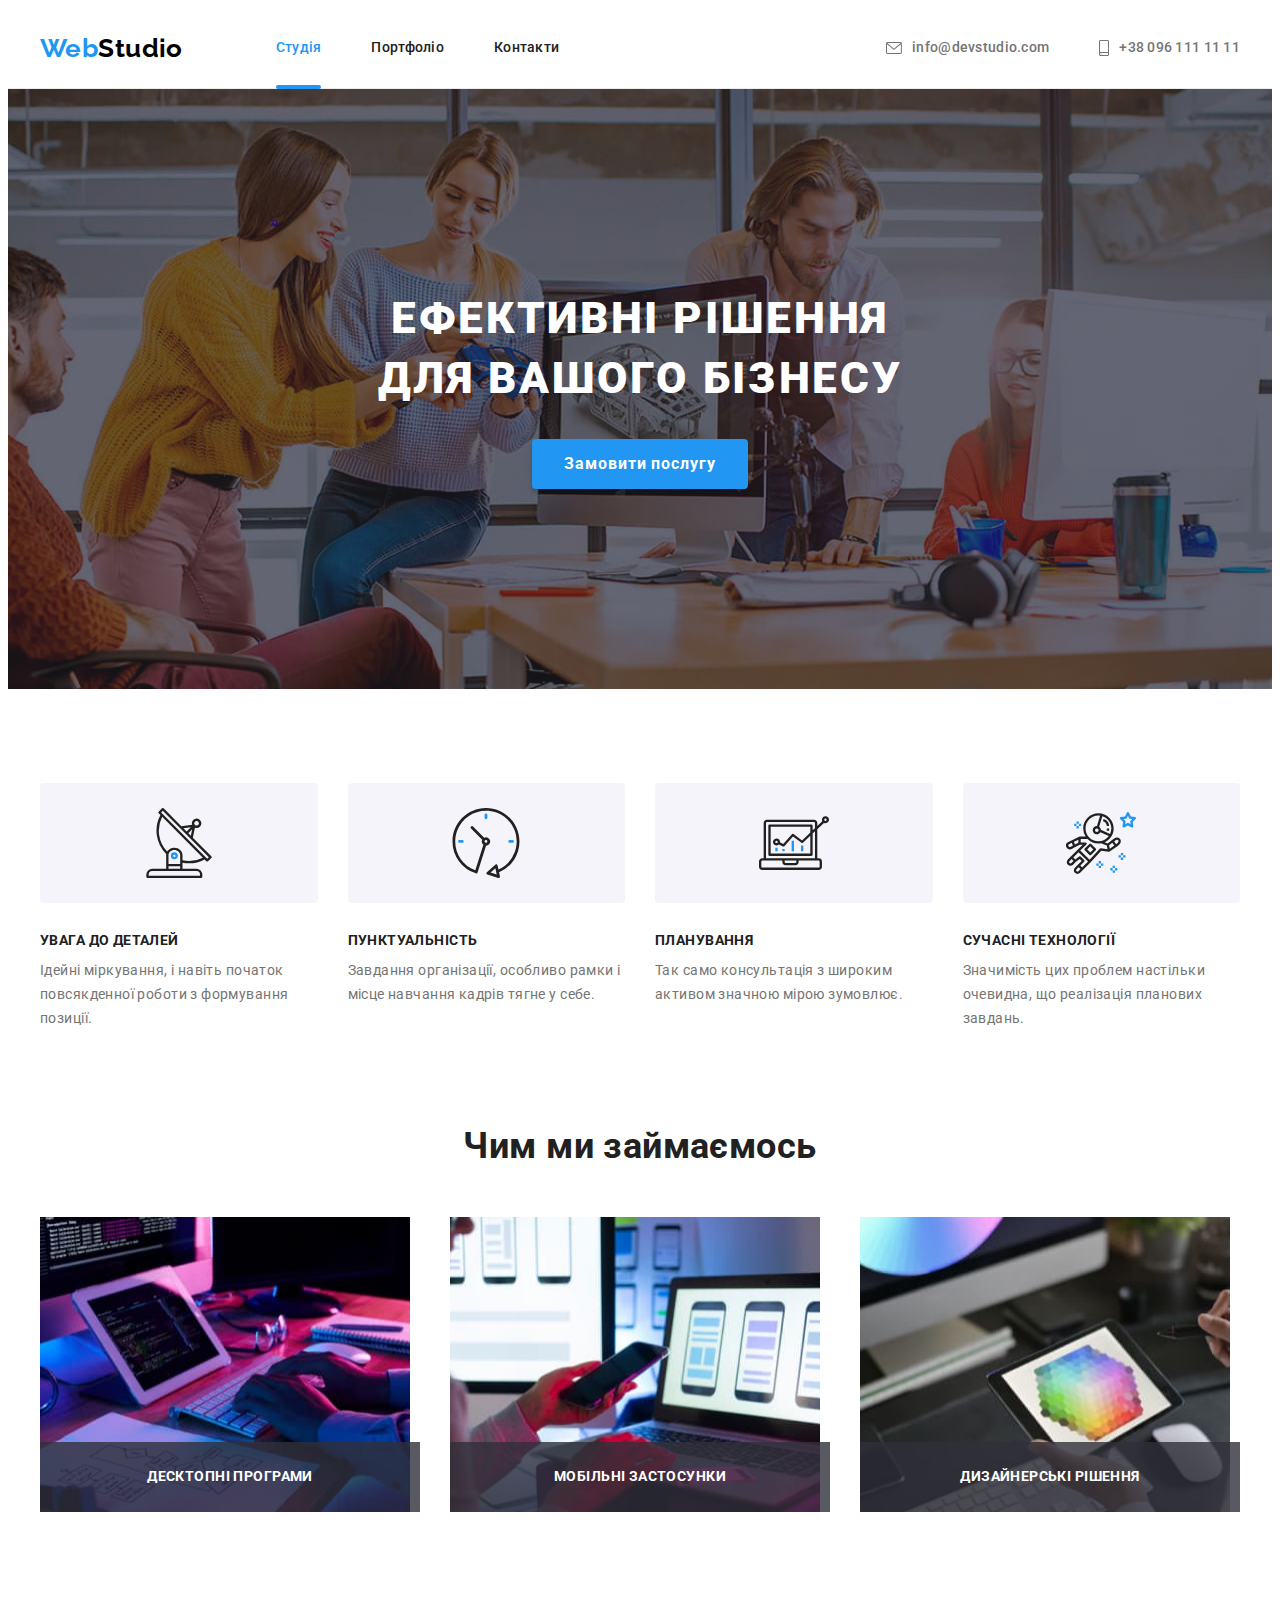
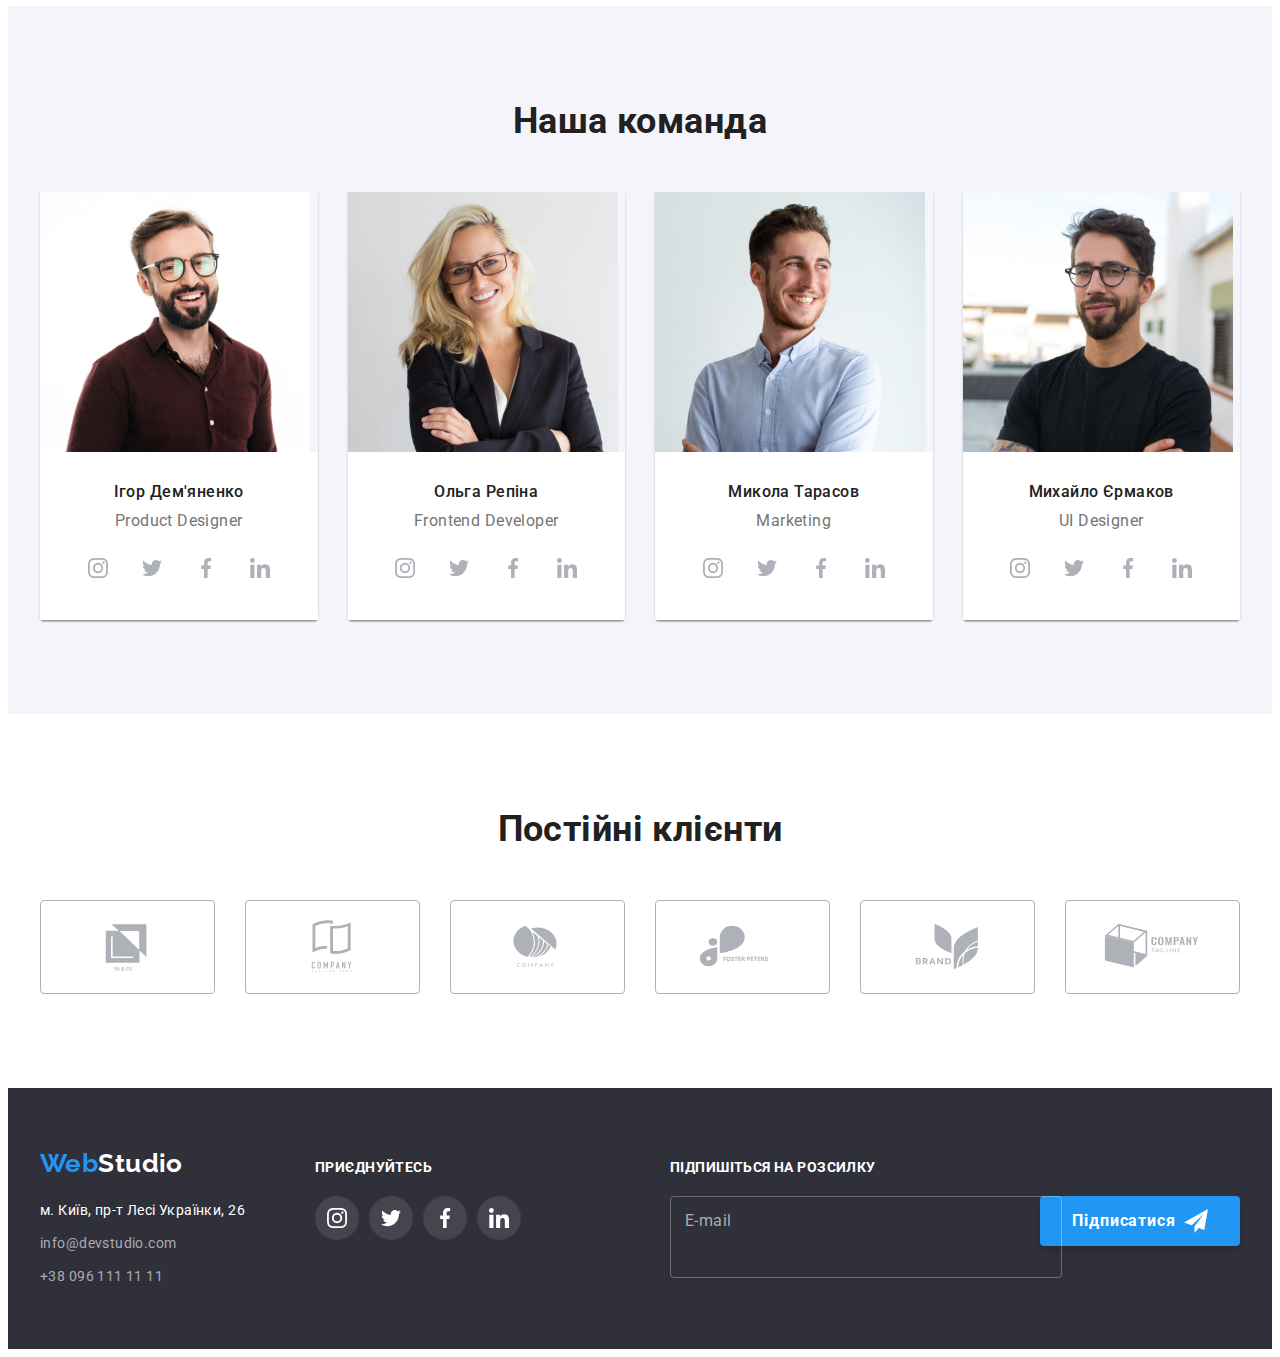
<file: index.html>
<!DOCTYPE html>
<html lang="uk">
  <head>
    <meta charset="UTF-8" />
    <meta http-equiv="X-UA-Compatible" content="IE=edge" />
    <meta name="viewport" content="width=device-width, initial-scale=1.0" />
    <title>WebStudio</title>
    <link rel="preconnect" href="https://fonts.googleapis.com" />
    <link rel="preconnect" href="https://fonts.gstatic.com" crossorigin />
    <link
      href="https://fonts.googleapis.com/css2?family=Raleway:wght@700&family=Roboto:wght@400;500;700;900&display=swap"
      rel="stylesheet"
    />
    <link
      rel="stylesheet"
      href="https://cdnjs.cloudflare.com/ajax/libs/modern-normalize/1.1.0/modern-normalize.min.css"
      integrity="sha512-wpPYUAdjBVSE4KJnH1VR1HeZfpl1ub8YT/NKx4PuQ5NmX2tKuGu6U/JRp5y+Y8XG2tV+wKQpNHVUX03MfMFn9Q=="
      crossorigin="anonymous"
      referrerpolicy="no-referrer"
    />
    <link rel="stylesheet" href="css/styles.css" />
  </head>

  <body data-page>
    <header class="header">
      <div class="header-container container">
        <a class="logo link" href="./index.html"
          >Web<span class="header-logo">Studio</span></a
        >
        <nav>
          <ul class="nav-list list">
            <li class="current-item">
              <a class="current-page header-link link" href="./index.html"
                >Cтудія</a
              >
            </li>
            <li>
              <a class="header-link link" href="./portfolio.html">Портфоліо</a>
            </li>
            <li>
              <a class="header-link link" href="#address">Контакти</a>
            </li>
          </ul>
        </nav>
        <ul class="contact-list list">
          <li>
            <a class="header-link link" href="mailto:info@devstudio.com"
              ><svg class="contact-icon" width="16" height="12">
                <use href="./images/icons.svg#envelope"></use>
              </svg>
              info@devstudio.com</a
            >
          </li>
          <li>
            <a class="header-link link" href="tel:+380961111111"
              ><svg class="contact-icon" width="10" height="16">
                <use href="./images/icons.svg#smartphone"></use>
              </svg>
              +38 096 111 11 11</a
            >
          </li>
        </ul>
      </div>
    </header>
    <main>
      <section class="hero">
        <div class="hero-container container">
          <h1 class="hero-title">Ефективні рішення для вашого бізнесу</h1>
          <button class="primary-btn" type="button" data-modal-open>
            Замовити послугу
          </button>
        </div>
      </section>
      <section class="advantages section">
        <div class="container">
          <h2 class="hiden-title">Наші переваги</h2>
          <ul class="advantages-list flex-list list">
            <li class="flex-item">
              <div class="icon-box">
                <svg class="advantages-icon" width="70" height="70">
                  <use
                    href="./images/icons.svg#antenna"
                    width="70"
                    height="70"
                  ></use>
                </svg>
              </div>
              <h3 class="advantages-subtitle">Увага до деталей</h3>
              <p class="advantages-text">
                Ідейні міркування, і навіть початок повсякденної роботи з
                формування позиції.
              </p>
            </li>
            <li class="flex-item">
              <div class="icon-box">
                <svg class="advantages-icon" width="70" height="70">
                  <use href="./images/icons.svg#clock"></use>
                </svg>
              </div>
              <h3 class="advantages-subtitle">Пунктуальність</h3>
              <p class="advantages-text">
                Завдання організації, особливо рамки і місце навчання кадрів
                тягне у себе.
              </p>
            </li>
            <li class="flex-item">
              <div class="icon-box">
                <svg class="advantages-icon" width="70" height="70">
                  <use
                    href="./images/icons.svg#diagram"
                    width="70"
                    height="70"
                  ></use>
                </svg>
              </div>
              <h3 class="advantages-subtitle">Планування</h3>
              <p class="advantages-text">
                Так само консультація з широким активом значною мірою зумовлює.
              </p>
            </li>
            <li class="flex-item">
              <div class="icon-box">
                <svg class="advantages-icon" width="70" height="70">
                  <use
                    href="./images/icons.svg#astronaut"
                    width="70"
                    height="70"
                  ></use>
                </svg>
              </div>
              <h3 class="advantages-subtitle">Сучасні технології</h3>
              <p class="advantages-text">
                Значимість цих проблем настільки очевидна, що реалізація
                планових завдань.
              </p>
            </li>
          </ul>
        </div>
      </section>
      <section class="our-work section">
        <div class="container">
          <h2 class="work-title title">Чим ми займаємось</h2>
          <ul class="work-list flex-list list">
            <li class="flex-item work-item">
              <img
                src="./images/img1.jpg"
                alt="Написання коду сайту"
                width="370"
                height="295"
              />
              <p class="work-txt">Десктопні програми</p>
            </li>
            <li class="flex-item work-item">
              <img
                src="./images/img2.jpg"
                alt="Розробка зовнішнього вигляду сайту"
                width="370"
                height="295"
              />
              <p class="work-txt">Мобільні застосунки</p>
            </li>
            <li class="flex-item work-item">
              <img
                src="./images/img3.jpg"
                alt="Підбір кольоровой палітри сайту"
                width="370"
                height="295"
              />
              <p class="work-txt">Дизайнерські рішення</p>
            </li>
          </ul>
        </div>
      </section>
      <section class="our-team section">
        <div class="container">
          <h2 class="team-title title">Наша команда</h2>
          <ul class="flex-list list">
            <li class="card-item flex-item">
              <img
                src="./images/ihor.jpg"
                alt="Ігор Дем'яненко"
                width="270"
                height="260"
              />
              <div class="team-wrapper">
                <h3 class="team-subtitle">Ігор Дем'яненко</h3>
                <p class="team-text" lang="en">Product Designer</p>
                <ul class="social-list list">
                  <li class="social-item">
                    <a class="social-link link" href="" aria-label="Instagram">
                      <svg class="social-icon" width="20" height="20">
                        <use href="./images/icons.svg#instagram"></use>
                      </svg>
                    </a>
                  </li>
                  <li class="social-item">
                    <a class="social-link link" href="" aria-label="Twitter">
                      <svg class="social-icon" width="20" height="20">
                        <use href="./images/icons.svg#twitter"></use>
                      </svg>
                    </a>
                  </li>
                  <li class="social-item">
                    <a class="social-link link" href="" aria-label="Facebook">
                      <svg class="social-icon" width="20" height="20">
                        <use href="./images/icons.svg#facebook"></use>
                      </svg>
                    </a>
                  </li>
                  <li class="social-item">
                    <a class="social-link link" href="" aria-label="Linkedin">
                      <svg class="social-icon" width="20" height="20">
                        <use href="./images/icons.svg#linkedin"></use>
                      </svg>
                    </a>
                  </li>
                </ul>
              </div>
            </li>
            <li class="card-item flex-item">
              <img
                src="./images/olha.jpg"
                alt="Ольга Репіна"
                width="270"
                height="260"
              />
              <div class="team-wrapper">
                <h3 class="team-subtitle">Ольга Репіна</h3>
                <p class="team-text" lang="en">Frontend Developer</p>
                <ul class="social-list list">
                  <li class="social-item">
                    <a class="social-link link" href="" aria-label="Instagram">
                      <svg class="social-icon" width="20" height="20">
                        <use href="./images/icons.svg#instagram"></use>
                      </svg>
                    </a>
                  </li>
                  <li class="social-item">
                    <a class="social-link link" href="" aria-label="Twitter">
                      <svg class="social-icon" width="20" height="20">
                        <use href="./images/icons.svg#twitter"></use>
                      </svg>
                    </a>
                  </li>
                  <li class="social-item">
                    <a class="social-link link" href="" aria-label="Facebook">
                      <svg class="social-icon" width="20" height="20">
                        <use href="./images/icons.svg#facebook"></use>
                      </svg>
                    </a>
                  </li>
                  <li class="social-item">
                    <a class="social-link link" href="" aria-label="Linkedin">
                      <svg class="social-icon" width="20" height="20">
                        <use href="./images/icons.svg#linkedin"></use>
                      </svg>
                    </a>
                  </li>
                </ul>
              </div>
            </li>
            <li class="card-item flex-item">
              <img
                src="./images/mykola.jpg"
                alt="Микола Тарасов"
                width="270"
                height="260"
              />
              <div class="team-wrapper">
                <h3 class="team-subtitle">Микола Тарасов</h3>
                <p class="team-text" lang="en">Marketing</p>
                <ul class="social-list list">
                  <li class="social-item">
                    <a class="social-link link" href="" aria-label="Instagram">
                      <svg class="social-icon" width="20" height="20">
                        <use href="./images/icons.svg#instagram"></use>
                      </svg>
                    </a>
                  </li>
                  <li class="social-item">
                    <a class="social-link link" href="" aria-label="Twitter">
                      <svg class="social-icon" width="20" height="20">
                        <use href="./images/icons.svg#twitter"></use>
                      </svg>
                    </a>
                  </li>
                  <li class="social-item">
                    <a class="social-link link" href="" aria-label="Facebook">
                      <svg class="social-icon" width="20" height="20">
                        <use href="./images/icons.svg#facebook"></use>
                      </svg>
                    </a>
                  </li>
                  <li class="social-item">
                    <a class="social-link link" href="" aria-label="Linkedin">
                      <svg class="social-icon" width="20" height="20">
                        <use href="./images/icons.svg#linkedin"></use>
                      </svg>
                    </a>
                  </li>
                </ul>
              </div>
            </li>
            <li class="card-item flex-item">
              <img
                src="./images/mykhailo.jpg"
                alt="Михайло Єрмаков"
                width="270"
                height="260"
              />
              <div class="team-wrapper">
                <h3 class="team-subtitle">Михайло Єрмаков</h3>
                <p class="team-text" lang="en">UI Designer</p>
                <ul class="social-list list">
                  <li class="social-item">
                    <a class="social-link link" href="" aria-label="Instagram">
                      <svg class="social-icon" width="20" height="20">
                        <use href="./images/icons.svg#instagram"></use>
                      </svg>
                    </a>
                  </li>
                  <li class="social-item">
                    <a class="social-link link" href="" aria-label="Twitter">
                      <svg class="social-icon" width="20" height="20">
                        <use href="./images/icons.svg#twitter"></use>
                      </svg>
                    </a>
                  </li>
                  <li class="social-item">
                    <a class="social-link link" href="" aria-label="Facebook">
                      <svg class="social-icon" width="20" height="20">
                        <use href="./images/icons.svg#facebook"></use>
                      </svg>
                    </a>
                  </li>
                  <li class="social-item">
                    <a class="social-link link" href="" aria-label="Linkedin">
                      <svg class="social-icon" width="20" height="20">
                        <use href="./images/icons.svg#linkedin"></use>
                      </svg>
                    </a>
                  </li>
                </ul>
              </div>
            </li>
          </ul>
        </div>
      </section>
      <section class="clients section">
        <div class="container">
          <h2 class="title">Постійні клієнти</h2>
          <ul class="flex-list list">
            <li class="flex-item">
              <a href="" class="clients-link link" aria-label="YA & CO">
                <svg class="clients-icon" width="106" height="60">
                  <use href="./images/icons.svg#logo"></use>
                </svg>
              </a>
            </li>
            <li class="flex-item">
              <a
                href=""
                class="clients-link link"
                aria-label="Company Tagline Here"
              >
                <svg class="clients-icon" width="106" height="60">
                  <use href="./images/icons.svg#logo-1"></use>
                </svg>
              </a>
            </li>
            <li class="flex-item">
              <a href="" class="clients-link link" aria-label="Company">
                <svg class="clients-icon" width="106" height="60">
                  <use href="./images/icons.svg#logo-2"></use>
                </svg>
              </a>
            </li>
            <li class="flex-item">
              <a href="" class="clients-link link" aria-label="FOSTER PETERS">
                <svg class="clients-icon" width="106" height="60">
                  <use href="./images/icons.svg#logo-3"></use>
                </svg>
              </a>
            </li>
            <li class="flex-item">
              <a href="" class="clients-link link" aria-label="Brand">
                <svg class="clients-icon" width="106" height="60">
                  <use href="./images/icons.svg#logo-4"></use>
                </svg>
              </a>
            </li>
            <li class="flex-item">
              <a
                href=""
                class="clients-link link"
                aria-label="Company Tag Line"
              >
                <svg class="clients-icon" width="106" height="60">
                  <use href="./images/icons.svg#logo-5"></use>
                </svg>
              </a>
            </li>
          </ul>
        </div>
      </section>
    </main>
    <footer class="footer">
      <div class="container">
        <div class="footer-group">
          <div class="footer__align">
            <a class="logo link" href="./index.html"
              >Web<span class="footer-logo">Studio</span></a
            >
            <address class="address" id="address">
              <ul class="list">
                <li class="footer-item">
                  <a
                    class="address-street link"
                    href="https://goo.gl/maps/yVWfpNULPEzSVUcbA"
                    >м. Київ, пр-т Лесі Українки, 26</a
                  >
                </li>
                <li class="footer-item">
                  <a
                    class="address-contacts link"
                    href="mailto:info@devstudio.com"
                    >info@devstudio.com</a
                  >
                </li>
                <li class="footer-item">
                  <a class="address-contacts link" href="tel:+380961111111"
                    >+38 096 111 11 11</a
                  >
                </li>
              </ul>
            </address>
          </div>
          <div class="footer__align">
            <strong class="social-title">Приєднуйтесь</strong>
            <ul class="social-list list">
              <li class="social-item">
                <a class="social-link link" href="" aria-label="Instagram">
                  <svg class="social-icon" width="20" height="20">
                    <use href="./images/icons.svg#instagram"></use>
                  </svg>
                </a>
              </li>
              <li class="social-item">
                <a class="social-link link" href="" aria-label="Twitter">
                  <svg class="social-icon" width="20" height="20">
                    <use href="./images/icons.svg#twitter"></use>
                  </svg>
                </a>
              </li>
              <li class="social-item">
                <a class="social-link link" href="" aria-label="Facebook">
                  <svg class="social-icon" width="20" height="20">
                    <use href="./images/icons.svg#facebook"></use>
                  </svg>
                </a>
              </li>
              <li class="social-item">
                <a class="social-link link" href="" aria-label="Linkedin">
                  <svg class="social-icon" width="20" height="20">
                    <use href="./images/icons.svg#linkedin"></use>
                  </svg>
                </a>
              </li>
            </ul>
          </div>
          <form class="footer__align">
            <strong class="subscribe-title">Підпишіться на розсилку</strong>
            <div class="subscribe-wrap">
              <label class="subscribe-group">
                <input
                  class="subscribe-input"
                  type="email"
                  name="subscribe-eamil"
                  placeholder="example@mail.com"
                  required
                />
                <span class="subscribe-label">E-mail</span>
              </label>
              <button type="submit" class="primary-btn primary-btn--icon">
                Підписатися<svg class="subscribe-icon" width="24" height="24">
                  <use href="./images/icons.svg#icon-send"></use>
                </svg>
              </button>
            </div>
          </form>
        </div>
      </div>
    </footer>

    <div class="backdrop is-hidden" data-modal>
      <div class="modal">
        <button class="modal-btn" data-modal-close>
          <svg class="modal-btn-icon" width="18" height="18">
            <use href="./images/icons.svg#icon-close"></use>
          </svg>
        </button>

        <form class="regiser-form" name="regiser-form">
          <strong class="register-form-title"
            >Залиште свої данні, ми вам зателефонуємо</strong
          >
          <div class="register-form-group" role="group">
            <label class="register-form-wrap"
              >Ім'я
              <input type="text" class="register-form-input" />
              <svg class="register-form-icon" width="18" height="18">
                <use href="./images/icons.svg#name-icon"></use>
              </svg>
            </label>
            <label class="register-form-wrap"
              >Пошта
              <input type="email" class="register-form-input" />
              <svg class="register-form-icon" width="18" height="18">
                <use href="./images/icons.svg#email-icon"></use>
              </svg>
            </label>
            <label class="register-form-wrap"
              >Телефон
              <input type="tel" class="register-form-input" />
              <svg class="register-form-icon" width="18" height="18">
                <use href="./images/icons.svg#phone-icon"></use>
              </svg>
            </label>
            <label class="register-form-wrap"
              >Коментар
              <textarea
                class="register-form-message"
                placeholder="Введіть текст"
              ></textarea>
            </label>
          </div>
          <label class="register-form-agreement">
            <input
              class="register-checkbox hiden-title"
              type="checkbox"
              name="agreement"
            />
            <svg class="register-icon" width="16" height="16">
              <use
                class="register-icon-uncheck"
                href="./images/icons.svg#check-box"
              ></use>
              <use
                class="register-icon-checkd"
                href="./images/icons.svg#checkd-icon"
              ></use>
            </svg>
            Погоджуюсь на розсилку та приймаю &nbsp;
            <a class="register-form-agreement-link" href="">Умови договору</a>
          </label>

          <button class="primary-btn" type="submit">Відправити</button>
        </form>
      </div>
    </div>

    <!-- <script src="./js/header-scroll.js"></script> -->
    <script src="./js/modal.js"></script>
  </body>
</html>
</file>
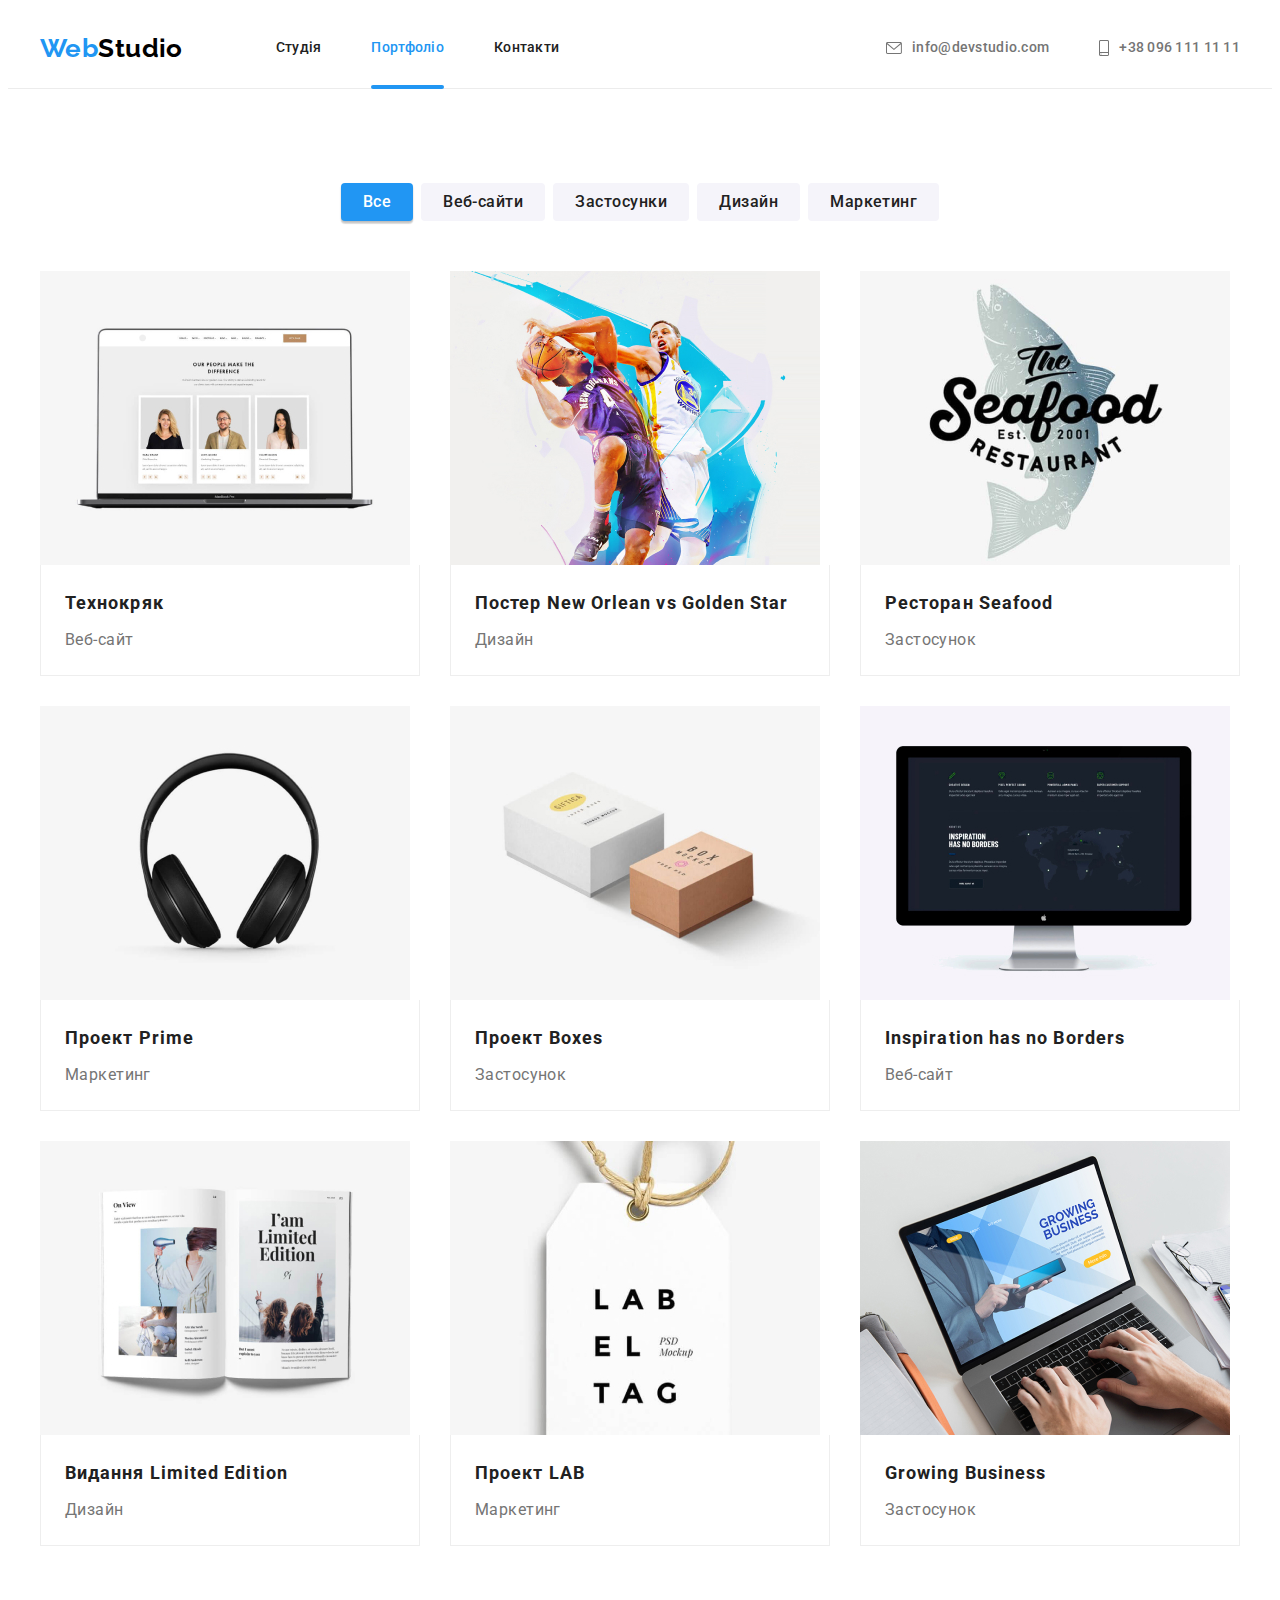
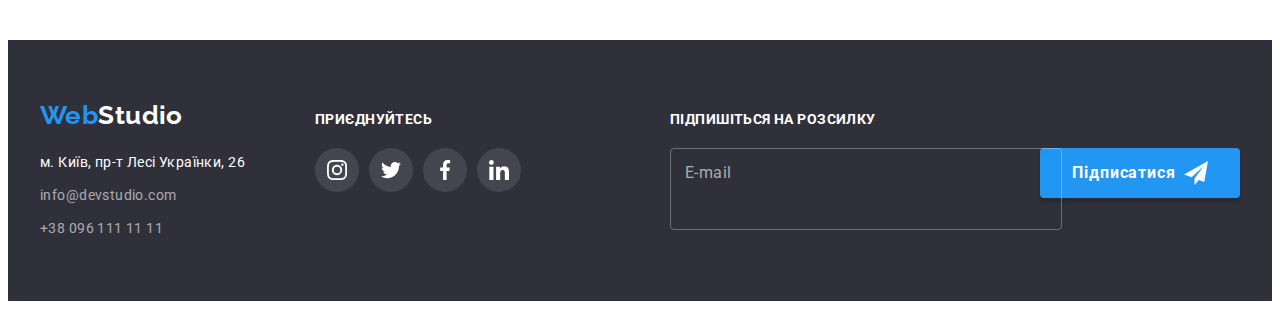
<file: portfolio.html>
<!DOCTYPE html>
<html lang="uk">
  <head>
    <meta charset="UTF-8" />
    <meta http-equiv="X-UA-Compatible" content="IE=edge" />
    <meta name="viewport" content="width=device-width, initial-scale=1.0" />
    <title>Portfolio - WebStudio</title>
    <link rel="preconnect" href="https://fonts.googleapis.com" />
    <link rel="preconnect" href="https://fonts.gstatic.com" crossorigin />
    <link
      href="https://fonts.googleapis.com/css2?family=Raleway:wght@700&family=Roboto:wght@400;500;700;900&display=swap"
      rel="stylesheet"
    />
    <link
      rel="stylesheet"
      href="https://cdnjs.cloudflare.com/ajax/libs/modern-normalize/1.1.0/modern-normalize.min.css"
      integrity="sha512-wpPYUAdjBVSE4KJnH1VR1HeZfpl1ub8YT/NKx4PuQ5NmX2tKuGu6U/JRp5y+Y8XG2tV+wKQpNHVUX03MfMFn9Q=="
      crossorigin="anonymous"
      referrerpolicy="no-referrer"
    />
    <link rel="stylesheet" href="css/styles.css" />
  </head>
  <body>
    <header class="header">
      <div class="header-container container">
        <a class="logo link" href="./index.html"
          >Web<span class="header-logo">Studio</span></a
        >
        <nav>
          <ul class="nav-list list">
            <li><a class="header-link link" href="./index.html">Cтудія</a></li>
            <li class="current-item">
              <a class="current-page header-link link" href="./portfolio.html"
                >Портфоліо</a
              >
            </li>
            <li><a class="header-link link" href="#address">Контакти</a></li>
          </ul>
        </nav>
        <ul class="contact-list list">
          <li>
            <a class="header-link link" href="mailto:info@devstudio.com"
              ><svg class="contact-icon" width="16" height="12">
                <use href="./images/icons.svg#envelope"></use>
              </svg>
              info@devstudio.com
            </a>
          </li>
          <li>
            <a class="header-link link" href="tel:+380961111111"
              ><svg class="contact-icon" width="10" height="16">
                <use href="./images/icons.svg#smartphone"></use>
              </svg>
              +38 096 111 11 11
            </a>
          </li>
        </ul>
      </div>
    </header>
    <main>
      <section class="section">
        <div class="container">
          <h1 class="hiden-title">Портфоліо</h1>
          <ul class="btn-list list">
            <li>
              <button class="filter-btn current-btn" type="button">Все</button>
            </li>
            <li><button class="filter-btn" type="button">Веб-сайти</button></li>
            <li>
              <button class="filter-btn" type="button">Застосунки</button>
            </li>
            <li><button class="filter-btn" type="button">Дизайн</button></li>
            <li><button class="filter-btn" type="button">Маркетинг</button></li>
          </ul>
          <ul class="portfolio-list flex-list list">
            <li class="flex-item">
              <a class="portfolio-card link" href="">
                <div class="card-contain">
                  <img
                    src="images/portfolio-img/img-11.jpg"
                    alt="Сайт Технокряк"
                    width="370"
                    height="294"
                  />
                  <p class="card-text">
                    Ресурс пропонує комплексні пропозиції з різним рівнем
                    функціоналу та сервісів. Все це дозволить відвідувачу
                    отримати вичерпні відомості про компанію чи приватну особу.
                  </p>
                </div>
                <div class="portfolio-wrapper">
                  <h2 class="portfolio-subtitle">Технокряк</h2>
                  <p class="portfolio-text">Веб-сайт</p>
                </div>
              </a>
            </li>
            <li class="flex-item">
              <a class="portfolio-card link" href="">
                <div class="card-contain">
                  <img
                    src="images/portfolio-img/img-12.jpg"
                    alt="Постер New Orlean vs Golden Star"
                    width="370"
                    height="294"
                  />
                  <p class="card-text">
                    Ресурс пропонує комплексні пропозиції з різним рівнем
                    функціоналу та сервісів. Все це дозволить відвідувачу
                    отримати вичерпні відомості про компанію чи приватну особу.
                  </p>
                </div>
                <div class="portfolio-wrapper">
                  <h2 class="portfolio-subtitle">
                    Постер New Orlean vs Golden Star
                  </h2>
                  <p class="portfolio-text">Дизайн</p>
                </div>
              </a>
            </li>
            <li class="flex-item">
              <a class="portfolio-card link" href="">
                <div class="card-contain">
                  <img
                    src="images/portfolio-img/img-13.jpg"
                    alt="Ресторан Seafood"
                    width="370"
                    height="294"
                  />
                  <p class="card-text">
                    Ресурс пропонує комплексні пропозиції з різним рівнем
                    функціоналу та сервісів. Все це дозволить відвідувачу
                    отримати вичерпні відомості про компанію чи приватну особу.
                  </p>
                </div>
                <div class="portfolio-wrapper">
                  <h2 class="portfolio-subtitle">Ресторан Seafood</h2>
                  <p class="portfolio-text">Застосунок</p>
                </div>
              </a>
            </li>
            <li class="flex-item">
              <a class="portfolio-card link" href="">
                <div class="card-contain">
                  <img
                    src="images/portfolio-img/img-14.jpg"
                    alt="Навушники"
                    width="370"
                    height="294"
                  />
                  <p class="card-text">
                    Ресурс пропонує комплексні пропозиції з різним рівнем
                    функціоналу та сервісів. Все це дозволить відвідувачу
                    отримати вичерпні відомості про компанію чи приватну особу.
                  </p>
                </div>
                <div class="portfolio-wrapper">
                  <h2 class="portfolio-subtitle">Проект Prime</h2>
                  <p class="portfolio-text">Маркетинг</p>
                </div>
              </a>
            </li>
            <li class="flex-item">
              <a class="portfolio-card link" href="">
                <div class="card-contain">
                  <img
                    src="images/portfolio-img/img-15.jpg"
                    alt="Дві коробки"
                    width="370"
                    height="294"
                  />
                  <p class="card-text">
                    Ресурс пропонує комплексні пропозиції з різним рівнем
                    функціоналу та сервісів. Все це дозволить відвідувачу
                    отримати вичерпні відомості про компанію чи приватну особу.
                  </p>
                </div>
                <div class="portfolio-wrapper">
                  <h2 class="portfolio-subtitle">Проект Boxes</h2>
                  <p class="portfolio-text">Застосунок</p>
                </div>
              </a>
            </li>
            <li class="flex-item">
              <a class="portfolio-card link" href="">
                <div class="card-contain">
                  <img
                    src="images/portfolio-img/img-16.jpg"
                    alt="Сайт Inspiration has no Borders"
                    width="370"
                    height="294"
                  />
                  <p class="card-text">
                    Ресурс пропонує комплексні пропозиції з різним рівнем
                    функціоналу та сервісів. Все це дозволить відвідувачу
                    отримати вичерпні відомості про компанію чи приватну особу.
                  </p>
                </div>
                <div class="portfolio-wrapper">
                  <h2 class="portfolio-subtitle">Inspiration has no Borders</h2>
                  <p class="portfolio-text">Веб-сайт</p>
                </div>
              </a>
            </li>
            <li class="flex-item">
              <a class="portfolio-card link" href="">
                <div class="card-contain">
                  <img
                    src="images/portfolio-img/img-17.jpg"
                    alt="Экземпляр видання Limited Edition"
                    width="370"
                    height="294"
                  />
                  <p class="card-text">
                    Ресурс пропонує комплексні пропозиції з різним рівнем
                    функціоналу та сервісів. Все це дозволить відвідувачу
                    отримати вичерпні відомості про компанію чи приватну особу.
                  </p>
                </div>
                <div class="portfolio-wrapper">
                  <h2 class="portfolio-subtitle">Видання Limited Edition</h2>
                  <p class="portfolio-text">Дизайн</p>
                </div>
              </a>
            </li>
            <li class="flex-item">
              <a class="portfolio-card link" href="">
                <div class="card-contain">
                  <img
                    src="images/portfolio-img/img-18.jpg"
                    alt="Логотип LAB"
                    width="370"
                    height="294"
                  />
                  <p class="card-text">
                    Ресурс пропонує комплексні пропозиції з різним рівнем
                    функціоналу та сервісів. Все це дозволить відвідувачу
                    отримати вичерпні відомості про компанію чи приватну особу.
                  </p>
                </div>
                <div class="portfolio-wrapper">
                  <h2 class="portfolio-subtitle">Проект LAB</h2>
                  <p class="portfolio-text">Маркетинг</p>
                </div>
              </a>
            </li>
            <li class="flex-item">
              <a class="portfolio-card link" href="">
                <div class="card-contain">
                  <img
                    src="images/portfolio-img/img-19.jpg"
                    alt="Сайт Growing Business"
                    width="370"
                    height="294"
                  />
                  <p class="card-text">
                    Ресурс пропонує комплексні пропозиції з різним рівнем
                    функціоналу та сервісів. Все це дозволить відвідувачу
                    отримати вичерпні відомості про компанію чи приватну особу.
                  </p>
                </div>
                <div class="portfolio-wrapper">
                  <h2 class="portfolio-subtitle">Growing Business</h2>
                  <p class="portfolio-text">Застосунок</p>
                </div>
              </a>
            </li>
          </ul>
        </div>
      </section>
    </main>
    <footer class="footer">
      <div class="container">
        <div class="footer-group">
          <div class="footer__align">
            <a class="logo link" href="./index.html"
              >Web<span class="footer-logo">Studio</span></a
            >
            <address class="address" id="address">
              <ul class="list">
                <li class="footer-item">
                  <a
                    class="address-street link"
                    href="https://goo.gl/maps/yVWfpNULPEzSVUcbA"
                    >м. Київ, пр-т Лесі Українки, 26</a
                  >
                </li>
                <li class="footer-item">
                  <a
                    class="address-contacts link"
                    href="mailto:info@devstudio.com"
                    >info@devstudio.com</a
                  >
                </li>
                <li class="footer-item">
                  <a class="address-contacts link" href="tel:+380961111111"
                    >+38 096 111 11 11</a
                  >
                </li>
              </ul>
            </address>
          </div>
          <div class="footer__align">
            <strong class="social-title">Приєднуйтесь</strong>
            <ul class="social-list list">
              <li class="social-item">
                <a class="social-link link" href="" aria-label="Instagram">
                  <svg class="social-icon" width="20" height="20">
                    <use href="./images/icons.svg#instagram"></use>
                  </svg>
                </a>
              </li>
              <li class="social-item">
                <a class="social-link link" href="" aria-label="Twitter">
                  <svg class="social-icon" width="20" height="20">
                    <use href="./images/icons.svg#twitter"></use>
                  </svg>
                </a>
              </li>
              <li class="social-item">
                <a class="social-link link" href="" aria-label="Facebook">
                  <svg class="social-icon" width="20" height="20">
                    <use href="./images/icons.svg#facebook"></use>
                  </svg>
                </a>
              </li>
              <li class="social-item">
                <a class="social-link link" href="" aria-label="Linkedin">
                  <svg class="social-icon" width="20" height="20">
                    <use href="./images/icons.svg#linkedin"></use>
                  </svg>
                </a>
              </li>
            </ul>
          </div>
          <form class="footer__align">
            <strong class="subscribe-title">Підпишіться на розсилку</strong>
            <div class="subscribe-wrap">
              <label class="subscribe-group">
                <input
                  class="subscribe-input"
                  type="email"
                  name="subscribe-eamil"
                  placeholder="example@mail.com"
                  required
                />
                <span class="subscribe-label">E-mail</span>
              </label>
              <button type="submit" class="primary-btn primary-btn--icon">
                Підписатися<svg class="subscribe-icon" width="24" height="24">
                  <use href="./images/icons.svg#icon-send"></use>
                </svg>
              </button>
            </div>
          </form>
        </div>
      </div>
    </footer>
  </body>
</html>
</file>
<file: css/styles.css>
:root {
  scroll-behavior: smooth;

  /* fonts */
  --main-font: 'roboto', sans-serif;
  --secondary-font: 'raleway', sans-serif;

  /* text colors  */
  --main-txt-col: #757575;
  --secondary-txt-col: #212121;
  --accent-txt-col: #2196f3;
  --dark-txt-col: #000;
  --light-txt-col: #fff;
  --footer-txt-col: rgba(255, 255, 255, 0.6);

  /* background-colors  */
  --main-bgc: #2f303a;
  --secondary-bgc: #f5f4fa;
  --hero-bgc: #c4c4c4;
  --accent-btn-bgc: #2196f3;
  --header-border: #ececec;
  --portfolio-border: #eeeeee;
  --hero-btn-focus: #188ce8;
  --social-icon: #afb1b8;

  /* flex */
  --flex-gap: 30px;
  --flex-quantity: 3;

  /* others */
  --main-transition: 250ms cubic-bezier(0.4, 0, 0.2, 1);
}

body {
  font-family: var(--main-font);
  font-size: 14px;
  line-height: 1.71;
  letter-spacing: 0.03em;
  color: var(--main-txt-col);
}

body.no-scroll {
  overflow: hidden;
}
/* reset styles  */

.link {
  color: currentColor;
  text-decoration: none;
}

.list {
  list-style: none;
}

ul,
ol {
  margin: 0;
  padding: 0;
}

h1,
h2,
h3,
h4,
h5,
h6,
p {
  margin: 0;
}

img {
  display: block;
}
/* general styles  */

/* .current-page {
  color: var(--accent-txt-col);
} */

/* .filter-btn.current-btn {
  color: var(--light-txt-col);
  background-color: var(--accent-btn-bgc);
} */

.hiden-title {
  position: absolute;
  white-space: nowrap;
  width: 1px;
  height: 1px;
  overflow: hidden;
  border: 0;
  padding: 0;
  clip: rect(0 0 0 0);
  clip-path: inset(50%);
  margin: -1px;
}

.container {
  width: 1200px;
  padding-left: 15px;
  padding-right: 15px;
  margin-left: auto;
  margin-right: auto;
}

.section {
  padding-top: 94px;
  padding-bottom: 94px;
}

.flex-list {
  display: flex;
  gap: var(--flex-gap);
  flex-wrap: wrap;
}

.flex-item {
  flex-basis: calc(
    (100% - (var(--flex-quantity) - 1) * var(--flex-gap)) / var(--flex-quantity)
  );
}
/* header  */

.header {
  border-bottom: 1px solid var(--header-border);
}
.header-container {
  display: flex;
  align-items: center;
}

.logo {
  font-family: var(--secondary-font);
  font-weight: 700;
  font-size: 26px;
  line-height: 1.19;
  color: var(--accent-txt-col);
}

.header .logo {
  margin-right: 93px;
}

.header-logo {
  color: var(--dark-txt-col);
}

.nav-list {
  display: flex;
  color: var(--secondary-txt-col);
  gap: 50px;
}

.current-item {
  position: relative;
}

.current-page::after {
  position: absolute;
  bottom: -1px;
  display: block;
  content: '';
  width: 100%;
  height: 4px;
  background-color: var(--accent-btn-bgc);
  border-radius: 2px;
}

.contact-list {
  display: flex;
  margin-left: auto;
  gap: 50px;
}

.contact-list .header-link {
  display: flex;
  align-items: center;
}

.contact-icon {
  margin-right: 10px;
  fill: currentColor;
}

.header-link {
  display: block;
  font-weight: 500;
  line-height: 1.14;
  letter-spacing: 0.02em;
  padding-top: 32px;
  padding-bottom: 32px;
  transition: color var(--main-transition);
}

.header-link:hover,
.header-link:focus,
.current-page {
  color: var(--accent-txt-col);
}

/* hero  */

.hero {
  max-width: 1600px;
  padding-top: 200px;
  padding-bottom: 200px;
  margin-right: auto;
  margin-left: auto;
  background-color: var(--hero-bgc);
  background-image: linear-gradient(
      to right,
      rgba(47, 48, 58, 0.4) 50%,
      rgba(47, 48, 58, 0.4) 50%
    ),
    url(../images/hero-bg.jpg);
  background-size: auto, cover;
  background-position: center, center;
}

/* .hero-container {
  padding-left: 252px;
  padding-right: 252px;
} */

.hero-title {
  font-weight: 900;
  font-size: 44px;
  line-height: 1.36;
  text-align: center;
  letter-spacing: 0.06em;
  text-transform: uppercase;
  color: var(--light-txt-col);
  margin-bottom: 30px;

  margin-left: auto;
  margin-right: auto;
  max-width: 600px;
}

.primary-btn {
  font-family: inherit;
  font-weight: 700;
  font-size: 16px;
  line-height: 1.88;
  display: flex;
  align-items: center;
  justify-content: center;
  text-align: center;
  letter-spacing: 0.06em;
  color: var(--light-txt-col);
  background-color: var(--accent-btn-bgc);
  cursor: pointer;
  margin-left: auto;
  margin-right: auto;
  min-width: 200px;
  border: none;
  box-shadow: 0px 4px 4px rgba(0, 0, 0, 0.15);
  border-radius: 4px;
  padding: 10px 32px;
  transition: background-color var(--main-transition);
}

.primary-btn:hover,
.primary-btn:focus {
  background-color: var(--hero-btn-focus);
}
/* our advantages */
.advantages {
  --flex-quantity: 4;
}

.advantages .icon-box {
  display: flex;
  align-items: center;
  justify-content: center;
  height: 120px;
  margin-bottom: 30px;
  background-color: var(--secondary-bgc);
  border-radius: 4px;
}

.advantages-subtitle {
  font-weight: 700;
  font-size: inherit;
  line-height: 1.14;
  text-transform: uppercase;
  color: var(--secondary-txt-col);
  margin-bottom: 10px;
}

/* our work  */
.our-work {
  padding-top: 0;
}

.work-item {
  position: relative;
}

.work-txt {
  position: absolute;
  bottom: 0;
  padding-top: 27px;
  padding-bottom: 27px;
  width: 100%;
  font-weight: 700;
  line-height: 1.14;
  text-align: center;
  text-transform: uppercase;
  color: var(--light-txt-col);
  background-color: rgba(47, 48, 58, 0.8);
}

.title {
  font-weight: 700;
  font-size: 36px;
  line-height: 1.17;
  text-align: center;
  color: var(--secondary-txt-col);
  margin-bottom: 50px;
}

/* our team  */
.our-team {
  background-color: var(--secondary-bgc);
  max-width: 1600px;
  --flex-quantity: 4;
  margin-left: auto;
  margin-right: auto;
}

.card-item {
  box-shadow: 0px 1px 3px rgba(0, 0, 0, 0.12), 0px 1px 1px rgba(0, 0, 0, 0.14),
    0px 2px 1px rgba(0, 0, 0, 0.2);
  border-radius: 0px 0px 4px 4px;
}

.team-wrapper {
  padding-top: 30px;
  padding-bottom: 30px;
  background-color: var(--light-txt-col);
}

.team-subtitle,
.team-text {
  font-size: 16px;
  line-height: 1.19;
  text-align: center;
}

.team-subtitle {
  font-weight: 500;
  color: var(--secondary-txt-col);
  margin-bottom: 10px;
}

.team-text {
  margin-bottom: 16px;
}

.social-list {
  display: flex;
  gap: 10px;
  justify-content: center;
}

/* .team-item{

} */

.social-link {
  display: flex;
  align-items: center;
  justify-content: center;
  width: 44px;
  height: 44px;
  color: var(--social-icon);
  border-radius: 50%;
  transition: color var(--main-transition),
    background-color var(--main-transition);
}

.social-link:hover,
.social-link:focus {
  color: var(--light-txt-col);
  background-color: var(--accent-btn-bgc);
}

.social-icon {
  fill: currentColor;
}

.clients {
  --flex-quantity: 6;
}

.clients-link {
  display: flex;
  align-items: center;
  justify-content: center;
  height: 92px;
  color: var(--social-icon);
  border-width: 1px;
  border-style: solid;
  border-color: currentcolor;
  border-image: initial;
  border-radius: 4px;
  transition: color var(--main-transition);
}

.clients-link:hover,
.clients-link:focus {
  color: var(--accent-btn-bgc);
}

.clients-icon {
  fill: currentColor;
}

/* portfolio  */

.btn-list {
  display: flex;
  gap: 8px;
  justify-content: center;
  margin-bottom: 50px;
}

.filter-btn {
  font-family: inherit;
  font-weight: 500;
  font-size: 16px;
  line-height: 1.62;
  letter-spacing: 0.03em;
  color: var(--secondary-txt-col);
  background-color: var(--secondary-bgc);
  cursor: pointer;
  border: none;
  border-radius: 4px;
  padding: 6px 22px;
  transition: color var(--main-transition),
    background-color var(--main-transition), box-shadow var(--main-transition);
}

.filter-btn:hover,
.filter-btn:focus,
.current-btn {
  color: var(--light-txt-col);
  background-color: var(--accent-btn-bgc);
  box-shadow: 0px 3px 1px rgba(0, 0, 0, 0.1), 0px 1px 2px rgba(0, 0, 0, 0.08),
    0px 2px 2px rgba(0, 0, 0, 0.12);
}

.portfolio-card {
  display: block;

  transition: box-shadow var(--main-transition);
}

.portfolio-card:hover,
.portfolio-card:focus {
  box-shadow: 0px 1px 1px rgba(0, 0, 0, 0.12), 0px 4px 4px rgba(0, 0, 0, 0.06),
    1px 4px 6px rgba(0, 0, 0, 0.16);
}

.card-contain {
  position: relative;
  overflow: hidden;
}

.card-text {
  display: flex;
  align-items: center;

  position: absolute;
  bottom: 0;
  width: 100%;
  height: 100%;

  font-size: 18px;
  line-height: 1.56;
  color: var(--light-txt-col);

  padding-left: 24px;
  padding-right: 24px;

  background-color: rgba(33, 150, 243, 0.9);
  transform: translateY(100%);

  transition: transform var(--main-transition);
}

.portfolio-card:hover .card-text,
.portfolio-card:focus .card-text {
  transform: translateY(0);
}

.portfolio-wrapper {
  padding: 20px 24px;
  border: 1px solid var(--portfolio-border);
  border-top: none;
}
.portfolio-subtitle {
  font-weight: 700;
  font-size: 18px;
  line-height: 2;
  letter-spacing: 0.06em;
  color: var(--secondary-txt-col);
  margin-bottom: 4px;
}

.portfolio-text {
  font-size: 16px;
  line-height: 1.88;
}

/* footer */
.footer {
  padding-top: 60px;
  padding-bottom: 60px;
  background-color: var(--main-bgc);
}

.footer__align:nth-child(n + 2) {
  margin-left: 70px;
}

.footer__align:last-child {
  margin-left: auto;
}

.footer-logo {
  color: var(--light-txt-col);
}

.footer .logo {
  display: inline-block;
  margin-bottom: 20px;
}

.footer-group {
  display: flex;
  align-items: baseline;
}
.address {
  font-style: inherit;
}

.footer-item:not(:last-child) {
  margin-bottom: 9px;
}

.address-street {
  color: var(--light-txt-col);
  transition: color var(--main-transition);
}

.address-street:hover,
.address-street:focus {
  color: var(--footer-txt-col);
}

.address-contacts {
  color: var(--footer-txt-col);

  transition: color var(--main-transition);
}

.address-contacts:hover,
.address-contacts:focus {
  color: var(--light-txt-col);
}

.social-title,
.subscribe-title {
  display: block;
  font-weight: 700;
  line-height: 1.14;
  text-transform: uppercase;
  color: var(--light-txt-col);
  margin-bottom: 20px;
}

.footer .social-link {
  color: var(--light-txt-col);
  background-color: rgba(255, 255, 255, 0.1);
}

.footer .social-link:hover,
.footer .social-link:focus {
  background-color: var(--accent-btn-bgc);
}

.subscribe-wrap {
  display: flex;
  gap: 12px;
}
.subscribe-group {
  position: relative;
  width: 358px;
  height: 50px;
}

.subscribe-label {
  position: absolute;
  left: 15px;
  top: 50%;
  transform: translateY(-50%);
  font-size: 16px;
  line-height: 1.25;

  color: var(--footer-txt-col);
  transition: opacity var(--main-transition);
  cursor: text;
}

.subscribe-input:not(:placeholder-shown) + .subscribe-label,
.subscribe-input:focus-within + .subscribe-label {
  opacity: 0;
}

.subscribe-input {
  width: 100%;
  height: 100%;
  background-color: transparent;
  outline: transparent;
  padding: 15px 16px;

  font-size: 16px;
  line-height: 1.25;
  color: var(--light-txt-col);

  border: 1px solid rgba(255, 255, 255, 0.3);
  filter: drop-shadow(0px 4px 4px rgba(0, 0, 0, 0.15));
  border-radius: 4px;
  transition: border-color var(--main-transition);
}

.subscribe-input:focus,
.subscribe-input:hover,
.subscribe-input:not(:placeholder-shown) {
  border-color: var(--light-txt-col);
}

.subscribe-input::placeholder {
  opacity: 0;
  transition: opacity var(--main-transition);
}

.subscribe-input:focus-within::placeholder {
  opacity: 1;
}

.primary-btn--icon {
  gap: 8px;
  padding: 10px 28px;
}

.backdrop {
  position: fixed;
  top: 0;
  left: 0;
  z-index: 10;

  width: 100vw;
  height: 100vh;
  background-color: rgba(0, 0, 0, 0.2);

  transition: opacity var(--main-transition), visibility var(--main-transition);
}

.backdrop.is-hidden {
  opacity: 0;
  visibility: hidden;
  pointer-events: none;
}

.modal {
  position: absolute;
  top: 50%;
  left: 50%;
  transform: translate(-50%, -50%) scale(1);

  width: 528px;
  height: 581px;
  background-color: var(--light-txt-col);
  border-radius: 4px;
  padding: 40px;

  transition: transform var(--main-transition);
}
.backdrop.is-hidden .modal {
  transform: translate(-50%, -50%) scale(-1.2);
}

.modal-btn {
  position: absolute;
  top: 8px;
  right: 8px;

  display: flex;
  align-items: center;
  justify-content: center;
  width: 30px;
  height: 30px;
  padding: 0;

  border-radius: 50%;
  border: 1px solid rgba(0, 0, 0, 0.1);
  box-shadow: 0px 1px 3px rgba(0, 0, 0, 0.12);

  background-color: transparent;
  cursor: pointer;
  transition: box-shadow var(--main-transition), color var(--main-transition);
}

.modal-btn:hover,
.modal-btn:focus {
  box-shadow: 0px 1px 3px rgba(0, 0, 0, 0.12), 0px 1px 1px rgba(0, 0, 0, 0.14),
    0px 2px 1px rgba(0, 0, 0, 0.2);
  color: var(--accent-btn-bgc);
}

.modal-btn-icon {
  fill: currentColor;
}

/* Register form */

.register-form-title {
  display: block;
  margin-bottom: 12px;
  font-size: 20px;
  line-height: 1.15;
  text-align: center;

  color: var(--secondary-txt-col);
}
.register-form-group {
  /* display: flex;
  flex-direction: column; */
  margin-bottom: 20px;
}

.register-form-wrap {
  display: flex;
  flex-direction: column;
  gap: 4px;
  position: relative;
  margin-bottom: 10px;

  font-size: 12px;
  line-height: 1.17;
  letter-spacing: 0.01em;
  cursor: pointer;
}

.register-form-wrap:last-child {
  margin-bottom: 0;
}

.register-form-input {
  height: 40px;
  border: 1px solid rgba(33, 33, 33, 0.2);
  border-radius: 4px;
  padding-left: 42px;
  padding-right: 8px;
  font-size: 16px;
  outline: transparent;
  transition: border-color var(--main-transition);
}
.register-form-input:focus,
.register-form-message:focus,
.register-form-input:hover,
.register-form-message:hover {
  border-color: var(--accent-btn-bgc);
}
.register-form-icon {
  position: absolute;
  left: 12px;
  bottom: 11px;
  transition: fill var(--main-transition);
  fill: var(--secondary-txt-col);
}

.register-form-input:focus + .register-form-icon,
.register-form-input:hover + .register-form-icon {
  fill: var(--accent-btn-bgc);
}

.register-form-message {
  height: 120px;
  border: 1px solid rgba(33, 33, 33, 0.2);
  border-radius: 4px;
  resize: none;
  padding: 12px 16px;
  outline: transparent;
  font-size: 16px;
  transition: border-color var(--main-transition);
}

.register-form-message::placeholder {
  font-size: 14px;
  line-height: 1.5;
  letter-spacing: 0.01em;

  color: rgba(117, 117, 117, 0.5);
}

.register-form-agreement {
  line-height: 1.71;
  display: flex;
  align-items: center;
  justify-content: center;
  margin-bottom: 30px;
  transform: translateY(-2px);
  cursor: pointer;
}

.register-form-agreement-link {
  color: var(--accent-txt-col);
}
.register-icon {
  margin-right: 7px;
}

.register-icon-uncheck {
  fill: var(--secondary-txt-col);
  transition: fill var(--main-transition), opacity var(--main-transition);
}

.register-checkbox:hover + .register-icon .register-icon-uncheck,
.register-checkbox:focus + .register-icon .register-icon-uncheck {
  fill: var(--accent-txt-col);
}

.register-checkbox:checked + .register-icon .register-icon-uncheck {
  opacity: 0;
}

.register-icon-checkd {
  opacity: 0;
  transition: opacity var(--main-transition);
}

.register-checkbox:checked + .register-icon .register-icon-checkd {
  opacity: 1;
}
.register-form-btn {
  min-width: 200px;
}
</file>
